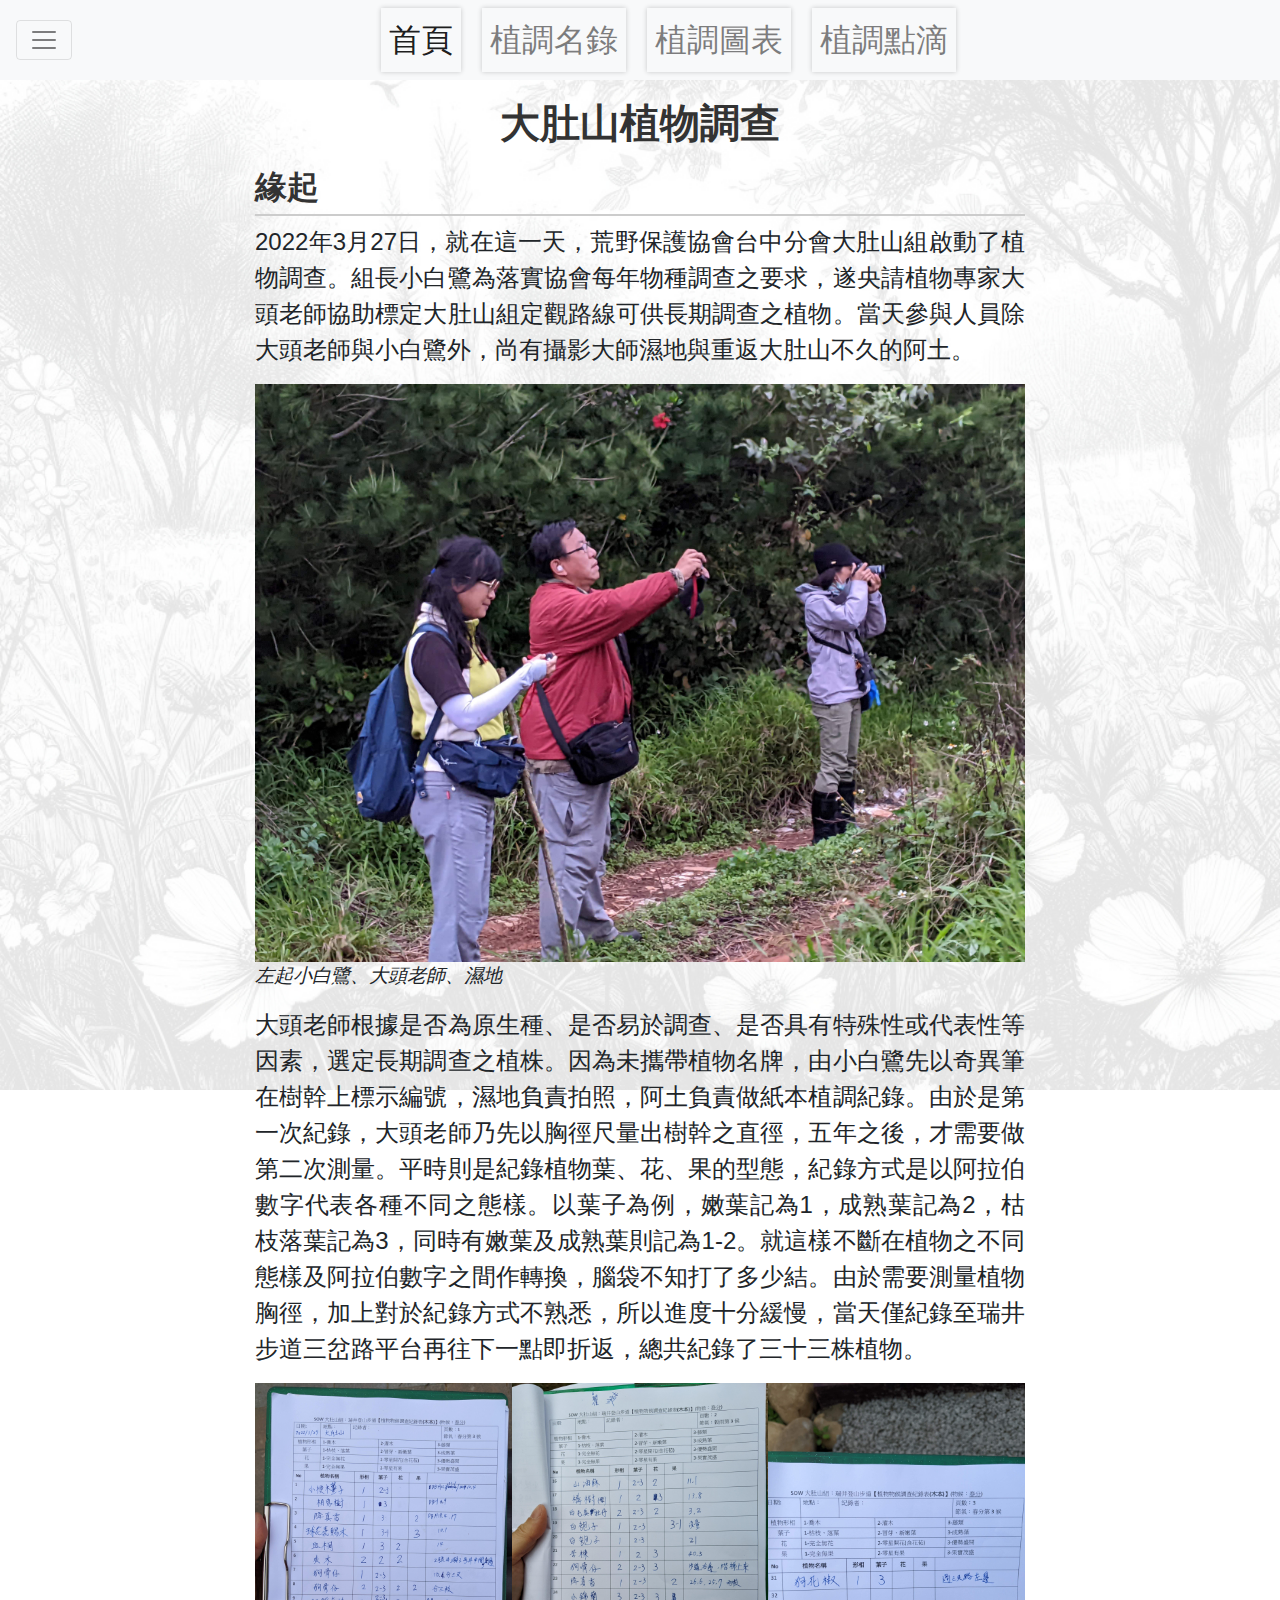
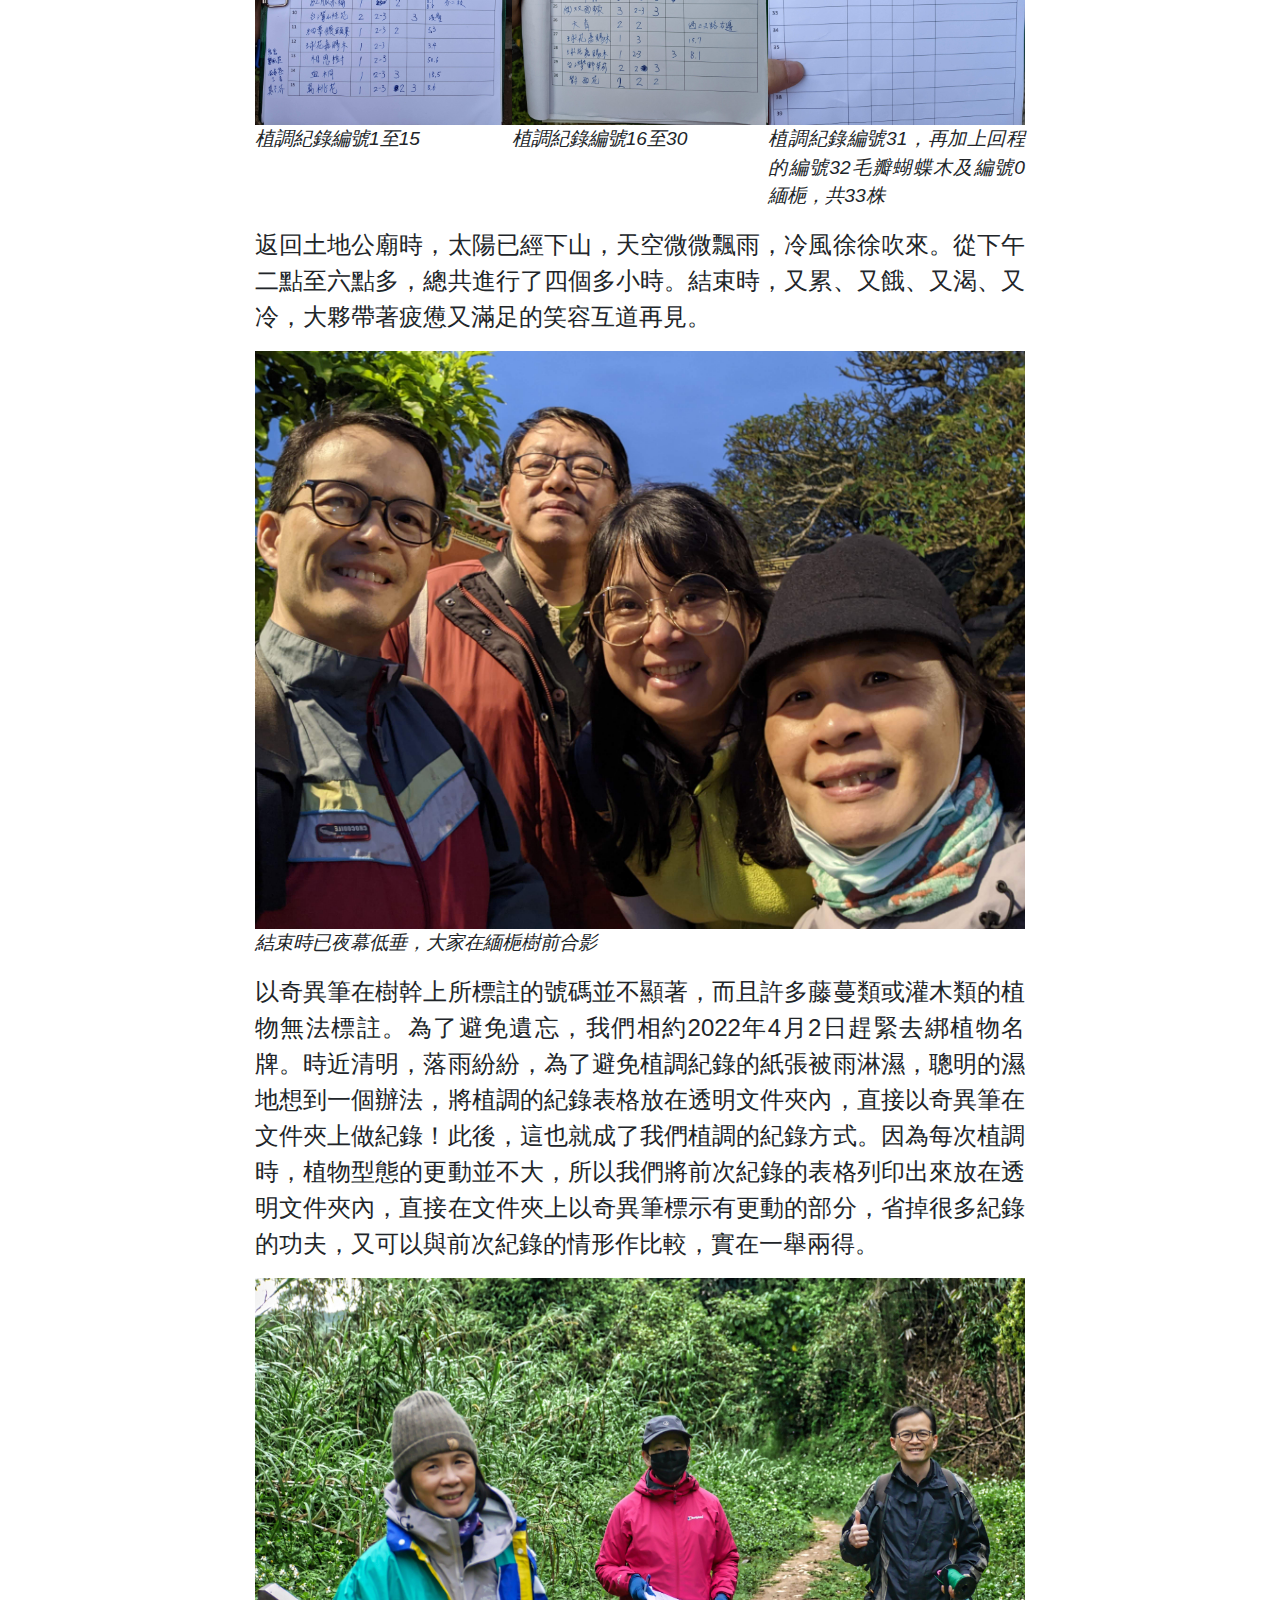
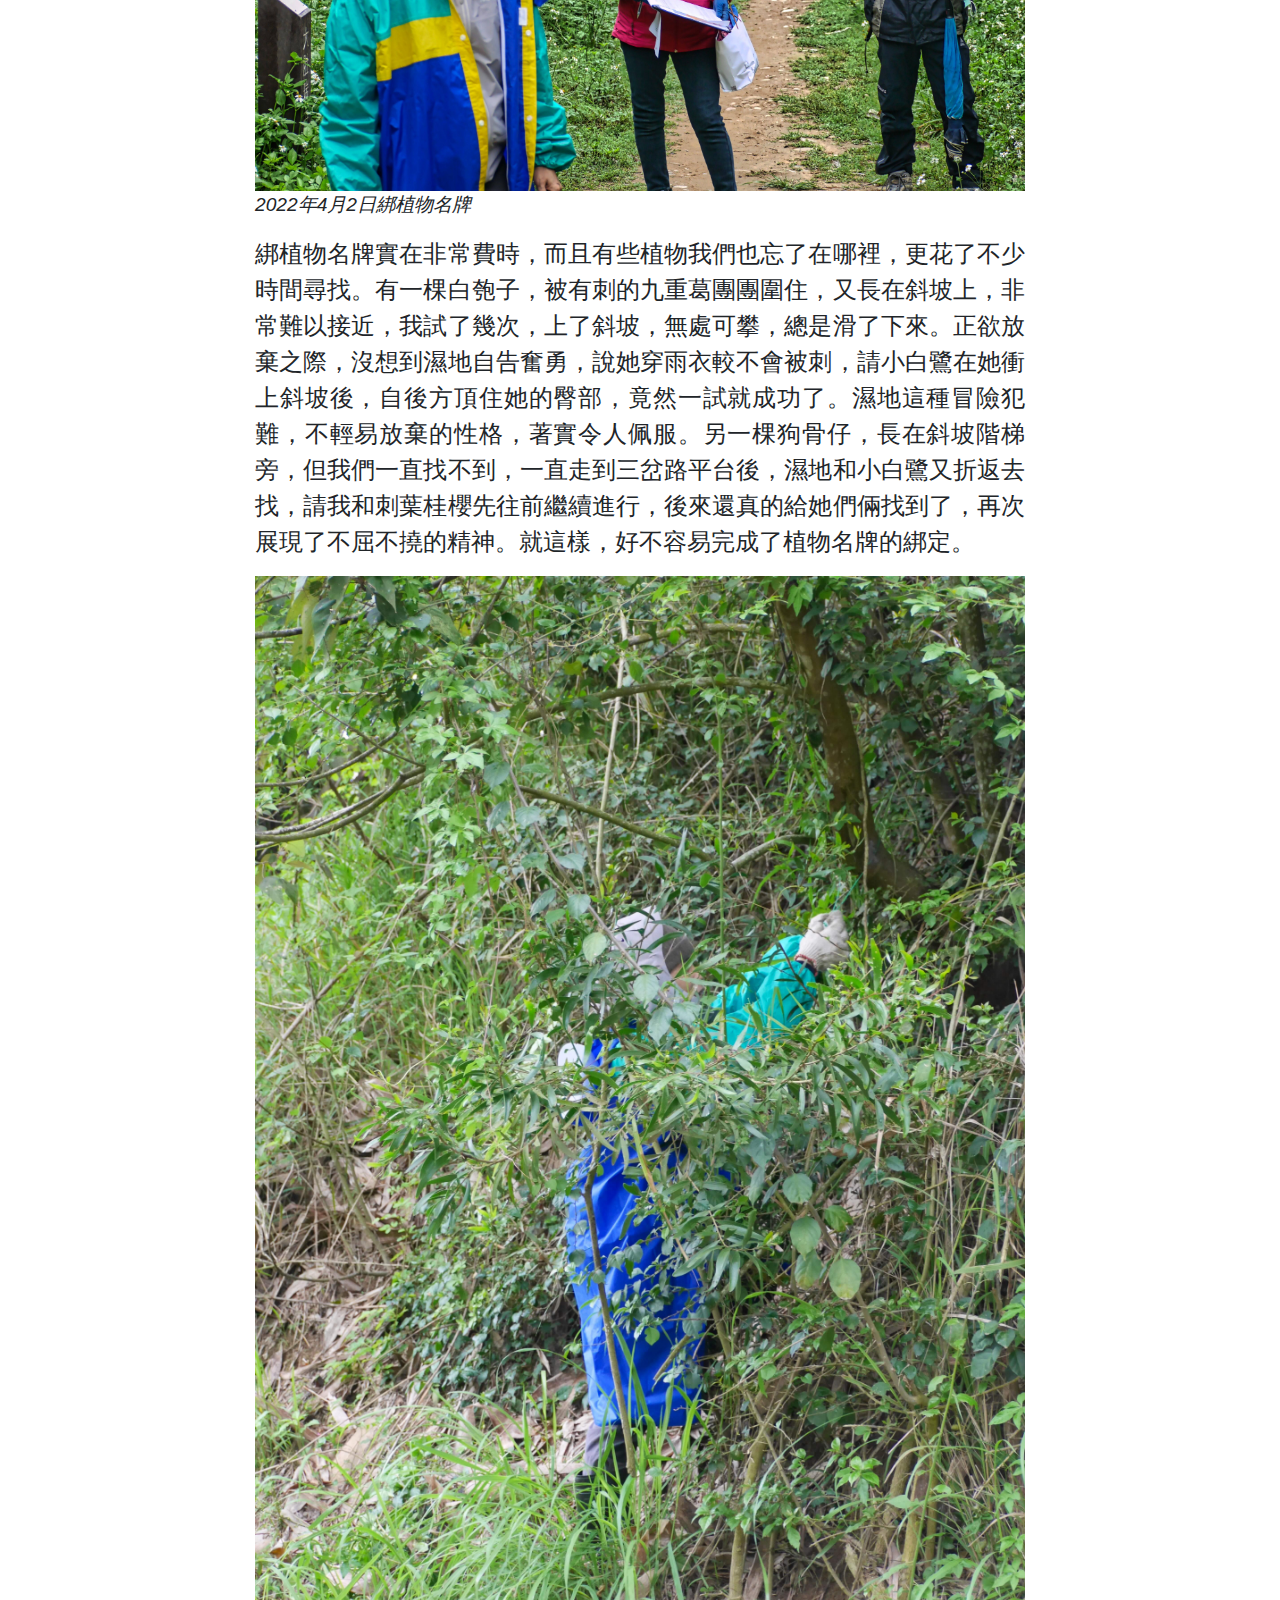
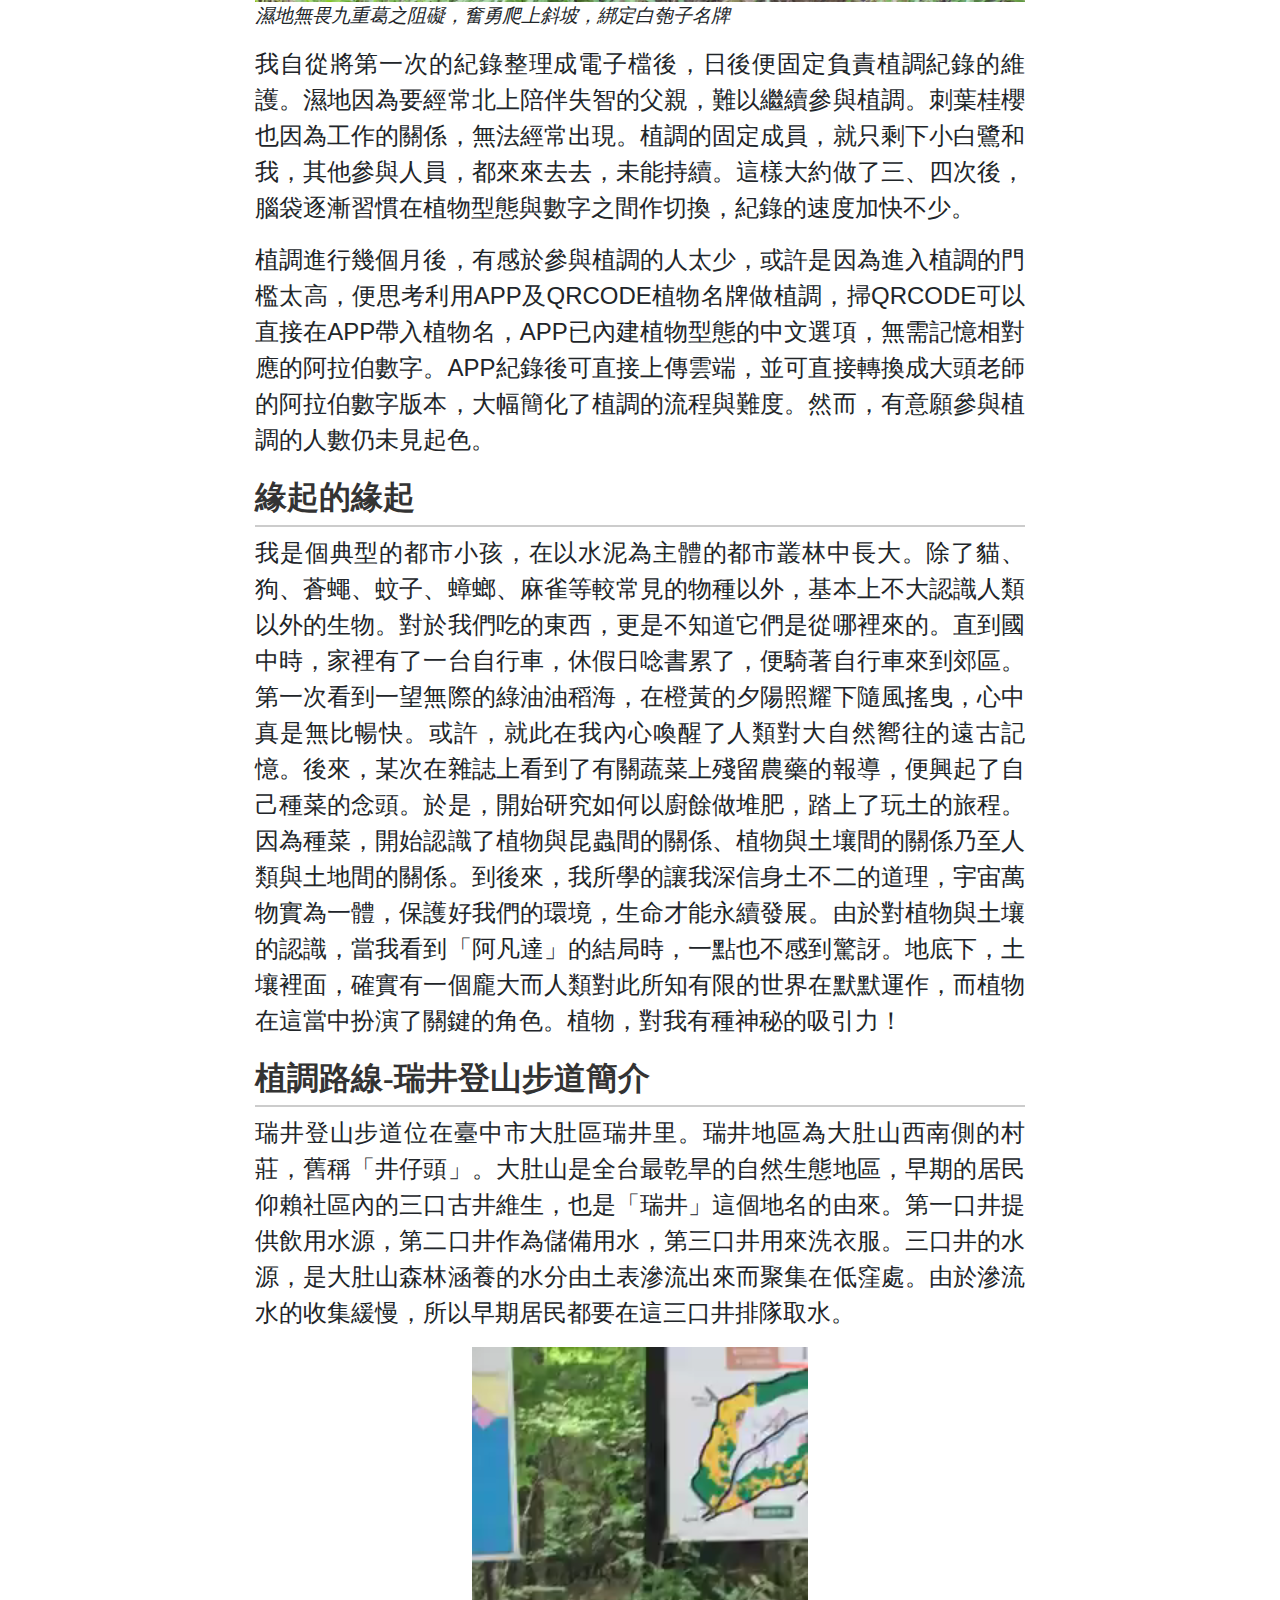
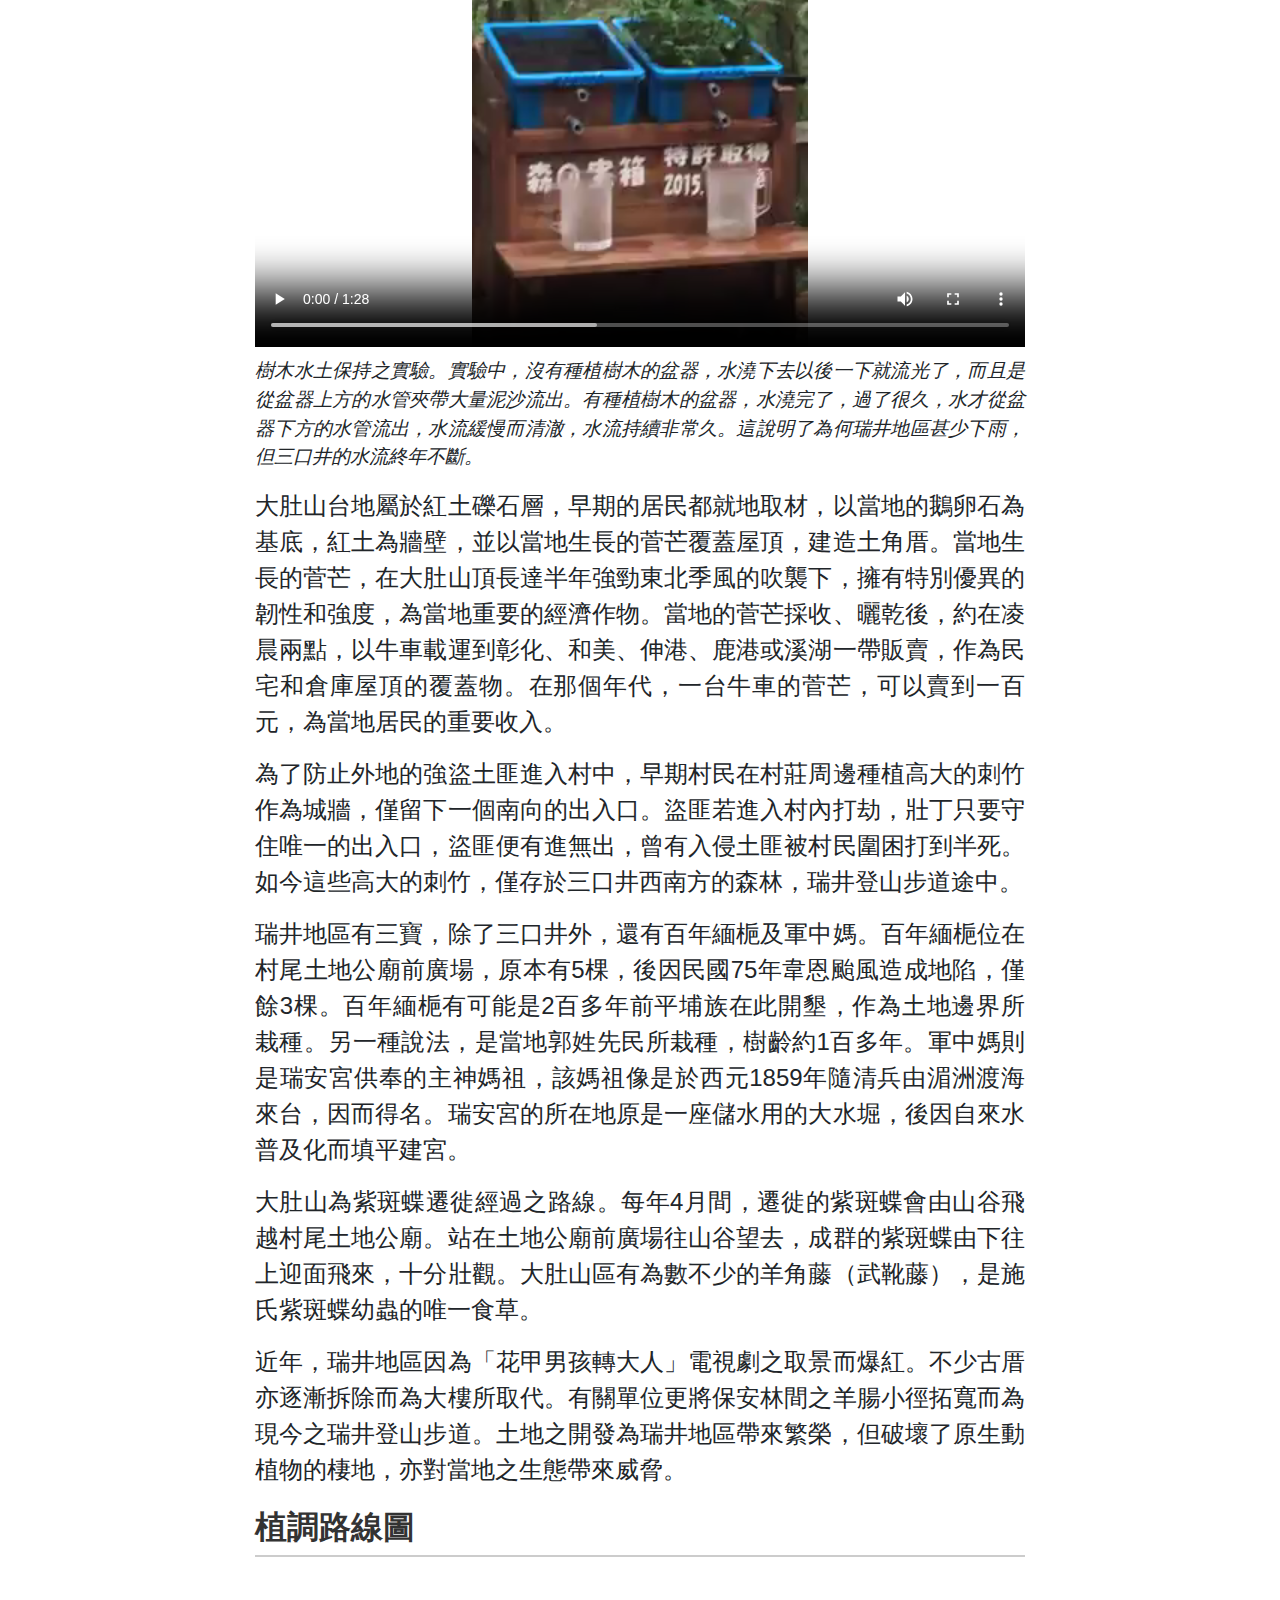
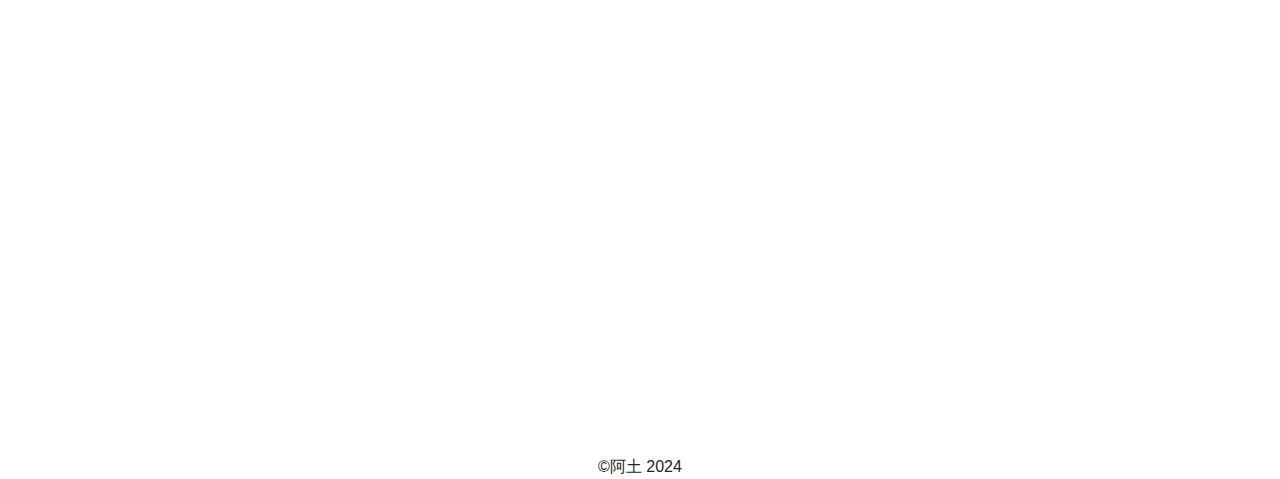
<file: index.html>
<!DOCTYPE html>
<html lang="zh-hant">
<head>
  <meta charset="UTF-8">
  <meta name="viewport" content="width=device-width, initial-scale=1.0">
  <title>大肚山植物調查</title>
  <link rel="stylesheet" href="https://stackpath.bootstrapcdn.com/bootstrap/4.5.2/css/bootstrap.min.css">  
  <link rel="stylesheet" href="css/style.css">
</head>
<body>
  <div id=loading><div class="loading-spin"></div></div>
  <div id="container">
    <header>
      <nav class="navbar navbar-expand-lg navbar-light bg-light fixed-top">      
        <button id="sidebarNav" class="navbar-toggler d-block" type="button" data-toggle="collapse" data-target="#sidebarNavCollapse" aria-controls="sidebarNav" aria-expanded="false" aria-label="Toggle navigation">
          <span class="navbar-toggler-icon sidebarNav-icon"></span>
        </button>            
        <button class="navbar-toggler ml-auto" type="button" data-toggle="collapse" data-target="#navbarNav" aria-controls="navbarNav" aria-expanded="false" aria-label="Toggle navigation">
          <span class="navbar-toggler-icon"></span>
        </button>
        <div class="collapse navbar-collapse" id="navbarNav">
          <ul class="navbar-nav w-50 mx-auto justify-content-around"> 
            <li class="nav-item active">
              <a class="nav-link" href="index.html">首頁</a>
            </li>
            <li class="nav-item">
              <a class="nav-link" href="plants_gallery.html">植調名錄</a>
            </li>
            <li class="nav-item">
              <a class="nav-link" href="chart.html">植調圖表</a>
            </li>
            <li class="nav-item">
              <a class="nav-link" href="survey_event.html">植調點滴</a>
            </li>
          </ul>
        </div>      
      </nav>
    </header>  
    <div class="container-fluid">
      <div class="row">
        <nav class="sidebar">        
          <div class="collapse navbar-collapse" id="sidebarNavCollapse">
            <div class="sidebar">
              <ul class="navbar-nav flex-column">
                <li class="nav-item">
                  <a class="nav-link" href="#origin">緣起</a>
                </li>
                <li class="nav-item">
                  <a class="nav-link" href="#origin-of-origin">緣起的緣起</a>
                </li>
                <li class="nav-item">
                  <a class="nav-link" href="#route">植調路線-瑞井登山步道簡介</a>
                </li>
                <li class="nav-item">
                  <a class="nav-link" href="#map">植調路線圖</a>
                </li>
              </ul>
            </div>
          </div>
        </nav>   
        <main class="col-sm-10 col-md-9 col-lg-8"> 
          <h1>大肚山植物調查</h1>
          <h2 id="origin">緣起</h2> 
          <p>2022年3月27日，就在這一天，荒野保護協會台中分會大肚山組啟動了植物調查。組長小白鷺為落實協會每年物種調查之要求，遂央請植物專家大頭老師協助標定大肚山組定觀路線可供長期調查之植物。當天參與人員除大頭老師與小白鷺外，尚有攝影大師濕地與重返大肚山不久的阿土。</p>
              <figure>
                  <img src="img/大頭老師_小白鷺_濕地.jpg" alt="大頭老師、小白鷺、濕地">
                  <figcaption><i>左起小白鷺、大頭老師、濕地</i></figcaption>
              </figure>
          <p>大頭老師根據是否為原生種、是否易於調查、是否具有特殊性或代表性等因素，選定長期調查之植株。因為未攜帶植物名牌，由小白鷺先以奇異筆在樹幹上標示編號，濕地負責拍照，阿土負責做紙本植調紀錄。由於是第一次紀錄，大頭老師乃先以胸徑尺量出樹幹之直徑，五年之後，才需要做第二次測量。平時則是紀錄植物葉、花、果的型態，紀錄方式是以阿拉伯數字代表各種不同之態樣。以葉子為例，嫩葉記為1，成熟葉記為2，枯枝落葉記為3，同時有嫩葉及成熟葉則記為1-2。就這樣不斷在植物之不同態樣及阿拉伯數字之間作轉換，腦袋不知打了多少結。由於需要測量植物胸徑，加上對於紀錄方式不熟悉，所以進度十分緩慢，當天僅紀錄至瑞井步道三岔路平台再往下一點即折返，總共紀錄了三十三株植物。</p>
          <div class="record">
            <figure>
                <a href="img/植調紀錄1.jpg"> <img src="img/植調紀錄1.jpg" alt="植調紀錄1"></a>
                <figcaption><i>植調紀錄編號1至15</i></figcaption>                
            </figure>
            <figure>
                <a href="img/植調紀錄2.jpg"><img src="img/植調紀錄2.jpg" alt="植調紀錄2"></a>
                <figcaption><i>植調紀錄編號16至30</i></figcaption>
            </figure>
            <figure>
                <a href="img/植調紀錄3.jpg"><img src="img/植調紀錄3.jpg" alt="植調紀錄3"></a>
                <figcaption><i>植調紀錄編號31，再加上回程的編號32毛瓣蝴蝶木及編號0緬梔，共33株</i></figcaption>                
            </figure>
          </div>
          <p>返回土地公廟時，太陽已經下山，天空微微飄雨，冷風徐徐吹來。從下午二點至六點多，總共進行了四個多小時。結束時，又累、又餓、又渴、又冷，大夥帶著疲憊又滿足的笑容互道再見。</p>
              <figure>
                  <img src="img/結束時合照.jpg" alt="結束時合照">
                  <figcaption><i>結束時已夜幕低垂，大家在緬梔樹前合影</i></figcaption>
              </figure>
          <p>以奇異筆在樹幹上所標註的號碼並不顯著，而且許多藤蔓類或灌木類的植物無法標註。為了避免遺忘，我們相約2022年4月2日趕緊去綁植物名牌。時近清明，落雨紛紛，為了避免植調紀錄的紙張被雨淋濕，聰明的濕地想到一個辦法，將植調的紀錄表格放在透明文件夾內，直接以奇異筆在文件夾上做紀錄！此後，這也就成了我們植調的紀錄方式。因為每次植調時，植物型態的更動並不大，所以我們將前次紀錄的表格列印出來放在透明文件夾內，直接在文件夾上以奇異筆標示有更動的部分，省掉很多紀錄的功夫，又可以與前次紀錄的情形作比較，實在一舉兩得。</p>
              <figure>
                  <img src="img/綁植物名牌.jpg" alt="綁植物名牌">
                  <figcaption><i>2022年4月2日綁植物名牌</i></figcaption>
              </figure>
          <p>綁植物名牌實在非常費時，而且有些植物我們也忘了在哪裡，更花了不少時間尋找。有一棵白匏子，被有刺的九重葛團團圍住，又長在斜坡上，非常難以接近，我試了幾次，上了斜坡，無處可攀，總是滑了下來。正欲放棄之際，沒想到濕地自告奮勇，說她穿雨衣較不會被刺，請小白鷺在她衝上斜坡後，自後方頂住她的臀部，竟然一試就成功了。濕地這種冒險犯難，不輕易放棄的性格，著實令人佩服。另一棵狗骨仔，長在斜坡階梯旁，但我們一直找不到，一直走到三岔路平台後，濕地和小白鷺又折返去找，請我和刺葉桂櫻先往前繼續進行，後來還真的給她們倆找到了，再次展現了不屈不撓的精神。就這樣，好不容易完成了植物名牌的綁定。</p>
              <figure>
                  <img src="img/濕地綁白匏子.jpg" alt="濕地綁白匏子">
                  <figcaption><i>濕地無畏九重葛之阻礙，奮勇爬上斜坡，綁定白匏子名牌</i></figcaption>
              </figure>
          <p>我自從將第一次的紀錄整理成電子檔後，日後便固定負責植調紀錄的維護。濕地因為要經常北上陪伴失智的父親，難以繼續參與植調。刺葉桂櫻也因為工作的關係，無法經常出現。植調的固定成員，就只剩下小白鷺和我，其他參與人員，都來來去去，未能持續。這樣大約做了三、四次後，腦袋逐漸習慣在植物型態與數字之間作切換，紀錄的速度加快不少。</p>
          <p>植調進行幾個月後，有感於參與植調的人太少，或許是因為進入植調的門檻太高，便思考利用APP及QRCODE植物名牌做植調，掃QRCODE可以直接在APP帶入植物名，APP已內建植物型態的中文選項，無需記憶相對應的阿拉伯數字。APP紀錄後可直接上傳雲端，並可直接轉換成大頭老師的阿拉伯數字版本，大幅簡化了植調的流程與難度。然而，有意願參與植調的人數仍未見起色。</p>
          <h2 id="origin-of-origin">緣起的緣起</h2>
          <p>我是個典型的都市小孩，在以水泥為主體的都市叢林中長大。除了貓、狗、蒼蠅、蚊子、蟑螂、麻雀等較常見的物種以外，基本上不大認識人類以外的生物。對於我們吃的東西，更是不知道它們是從哪裡來的。直到國中時，家裡有了一台自行車，休假日唸書累了，便騎著自行車來到郊區。第一次看到一望無際的綠油油稻海，在橙黃的夕陽照耀下隨風搖曳，心中真是無比暢快。或許，就此在我內心喚醒了人類對大自然嚮往的遠古記憶。後來，某次在雜誌上看到了有關蔬菜上殘留農藥的報導，便興起了自己種菜的念頭。於是，開始研究如何以廚餘做堆肥，踏上了玩土的旅程。因為種菜，開始認識了植物與昆蟲間的關係、植物與土壤間的關係乃至人類與土地間的關係。到後來，我所學的讓我深信身土不二的道理，宇宙萬物實為一體，保護好我們的環境，生命才能永續發展。由於對植物與土壤的認識，當我看到「阿凡達」的結局時，一點也不感到驚訝。地底下，土壤裡面，確實有一個龐大而人類對此所知有限的世界在默默運作，而植物在這當中扮演了關鍵的角色。植物，對我有種神秘的吸引力！</p>
          <h2 id="route">植調路線-瑞井登山步道簡介</h2>
          <p>瑞井登山步道位在臺中市大肚區瑞井里。瑞井地區為大肚山西南側的村莊，舊稱「井仔頭」。大肚山是全台最乾旱的自然生態地區，早期的居民仰賴社區內的三口古井維生，也是「瑞井」這個地名的由來。第一口井提供飲用水源，第二口井作為儲備用水，第三口井用來洗衣服。三口井的水源，是大肚山森林涵養的水分由土表滲流出來而聚集在低窪處。由於滲流水的收集緩慢，所以早期居民都要在這三口井排隊取水。</p>
          <figure>
            <video height="600" controls>
                <source src="video/樹木水土保持.mp4" type="video/mp4">          
            </video>
            <figcaption><i>樹木水土保持之實驗。實驗中，沒有種植樹木的盆器，水澆下去以後一下就流光了，而且是從盆器上方的水管夾帶大量泥沙流出。有種植樹木的盆器，水澆完了，過了很久，水才從盆器下方的水管流出，水流緩慢而清澈，水流持續非常久。這說明了為何瑞井地區甚少下雨，但三口井的水流終年不斷。</i></figcaption>
          </figure>
          <P>大肚山台地屬於紅土礫石層，早期的居民都就地取材，以當地的鵝卵石為基底，紅土為牆壁，並以當地生長的菅芒覆蓋屋頂，建造土角厝。當地生長的菅芒，在大肚山頂長達半年強勁東北季風的吹襲下，擁有特別優異的韌性和強度，為當地重要的經濟作物。當地的菅芒採收、曬乾後，約在凌晨兩點，以牛車載運到彰化、和美、伸港、鹿港或溪湖一帶販賣，作為民宅和倉庫屋頂的覆蓋物。在那個年代，一台牛車的菅芒，可以賣到一百元，為當地居民的重要收入。</P>
          <P>為了防止外地的強盜土匪進入村中，早期村民在村莊周邊種植高大的刺竹作為城牆，僅留下一個南向的出入口。盜匪若進入村內打劫，壯丁只要守住唯一的出入口，盜匪便有進無出，曾有入侵土匪被村民圍困打到半死。如今這些高大的刺竹，僅存於三口井西南方的森林，瑞井登山步道途中。</P>
          <P>瑞井地區有三寶，除了三口井外，還有百年緬梔及軍中媽。百年緬梔位在村尾土地公廟前廣場，原本有5棵，後因民國75年韋恩颱風造成地陷，僅餘3棵。百年緬梔有可能是2百多年前平埔族在此開墾，作為土地邊界所栽種。另一種說法，是當地郭姓先民所栽種，樹齡約1百多年。軍中媽則是瑞安宮供奉的主神媽祖，該媽祖像是於西元1859年隨清兵由湄洲渡海來台，因而得名。瑞安宮的所在地原是一座儲水用的大水堀，後因自來水普及化而填平建宮。</P>
          <P>大肚山為紫斑蝶遷徙經過之路線。每年4月間，遷徙的紫斑蝶會由山谷飛越村尾土地公廟。站在土地公廟前廣場往山谷望去，成群的紫斑蝶由下往上迎面飛來，十分壯觀。大肚山區有為數不少的羊角藤（武靴藤），是施氏紫斑蝶幼蟲的唯一食草。</P>
          <P>近年，瑞井地區因為「花甲男孩轉大人」電視劇之取景而爆紅。不少古厝亦逐漸拆除而為大樓所取代。有關單位更將保安林間之羊腸小徑拓寬而為現今之瑞井登山步道。土地之開發為瑞井地區帶來繁榮，但破壞了原生動植物的棲地，亦對當地之生態帶來威脅。</P>
          <h2 id="map">植調路線圖</h2>        
          <iframe src="https://www.google.com/maps/d/u/0/embed?mid=1nVQBRvk0kSjjoD5gqLWNGI_45tXRY2g&ehbc=2E312F&noprof=1" height="480" style="border:0;" allowfullscreen="" loading="lazy"></iframe>
        </main>
      </div>
    </div>
  </div>
  <footer>&copy;阿土 2024</footer>        
    <script src="https://code.jquery.com/jquery-3.5.1.slim.min.js"></script>
    <script src="https://cdn.jsdelivr.net/npm/@popperjs/core@2.11.6/dist/umd/popper.min.js"></script>
    <script src="https://stackpath.bootstrapcdn.com/bootstrap/4.5.2/js/bootstrap.min.js"></script>    
    <script src="js/script.js"></script>
</body>
</html>
</file>
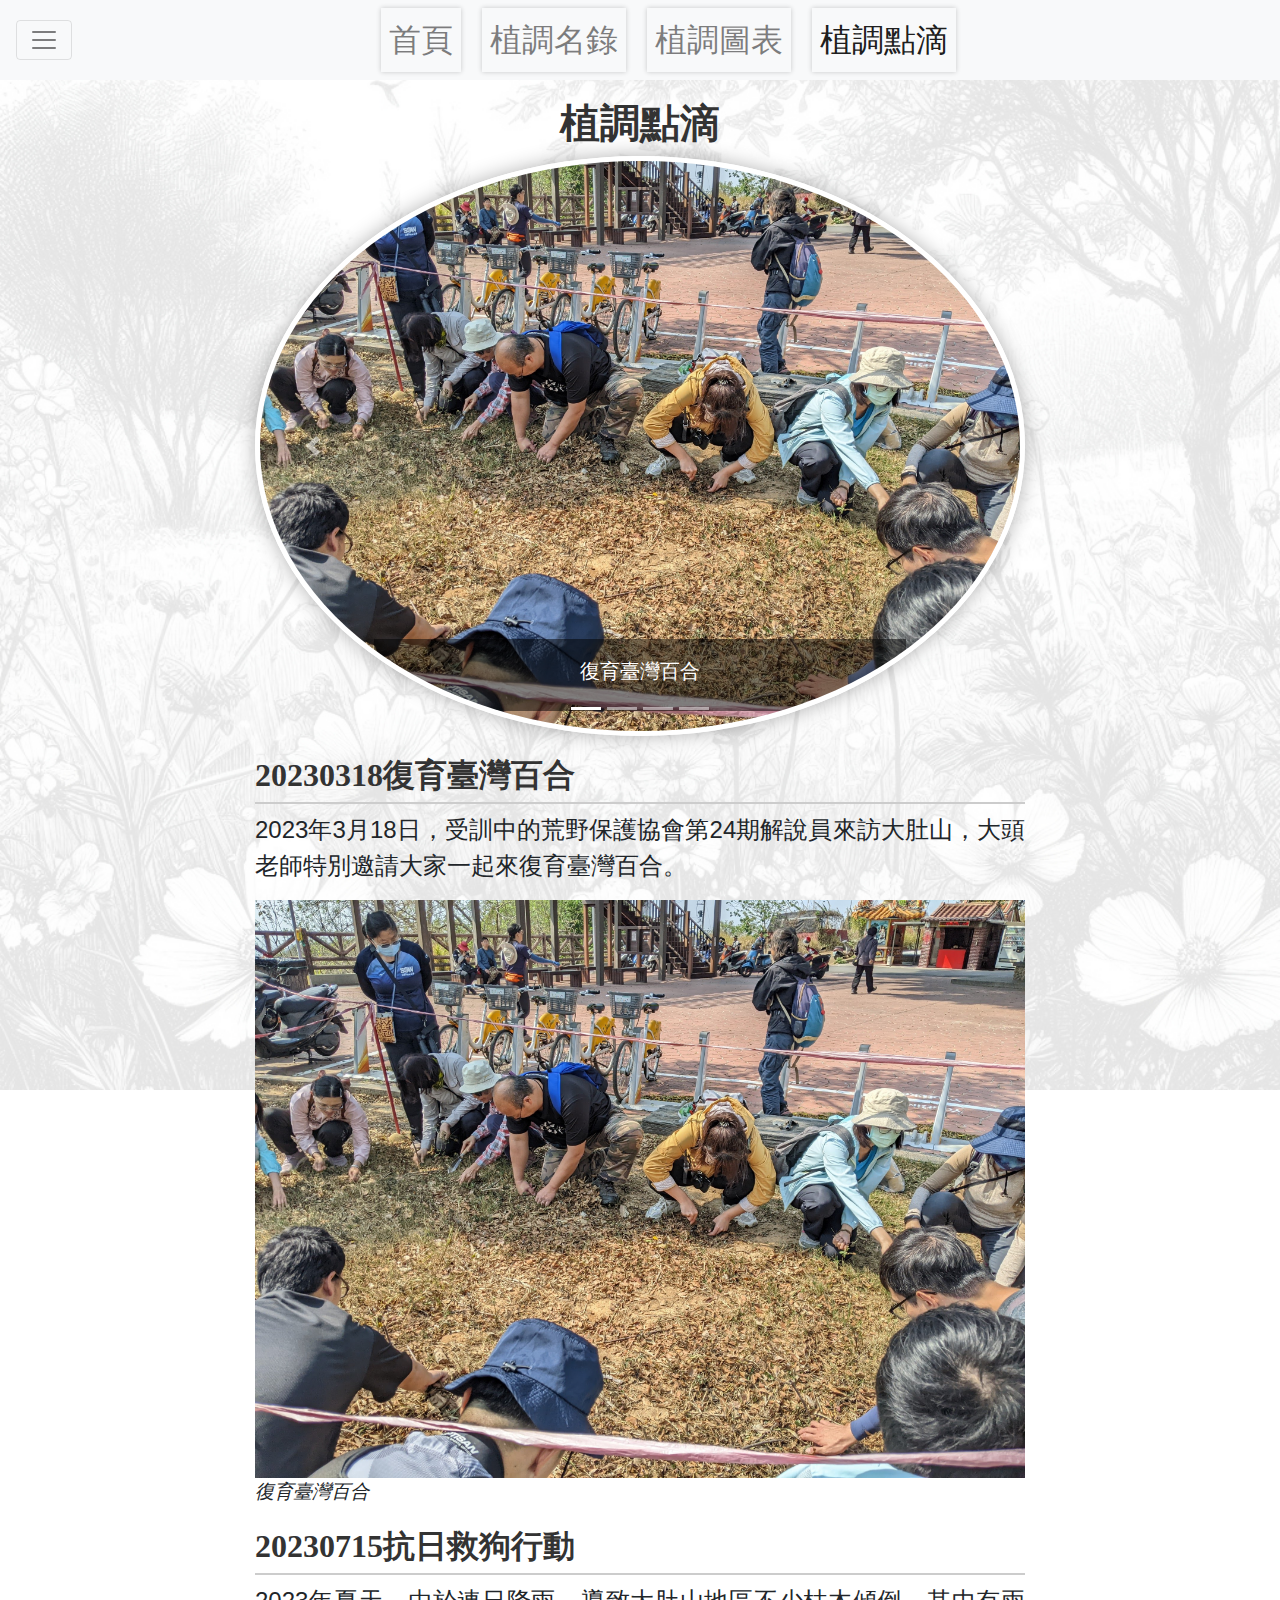
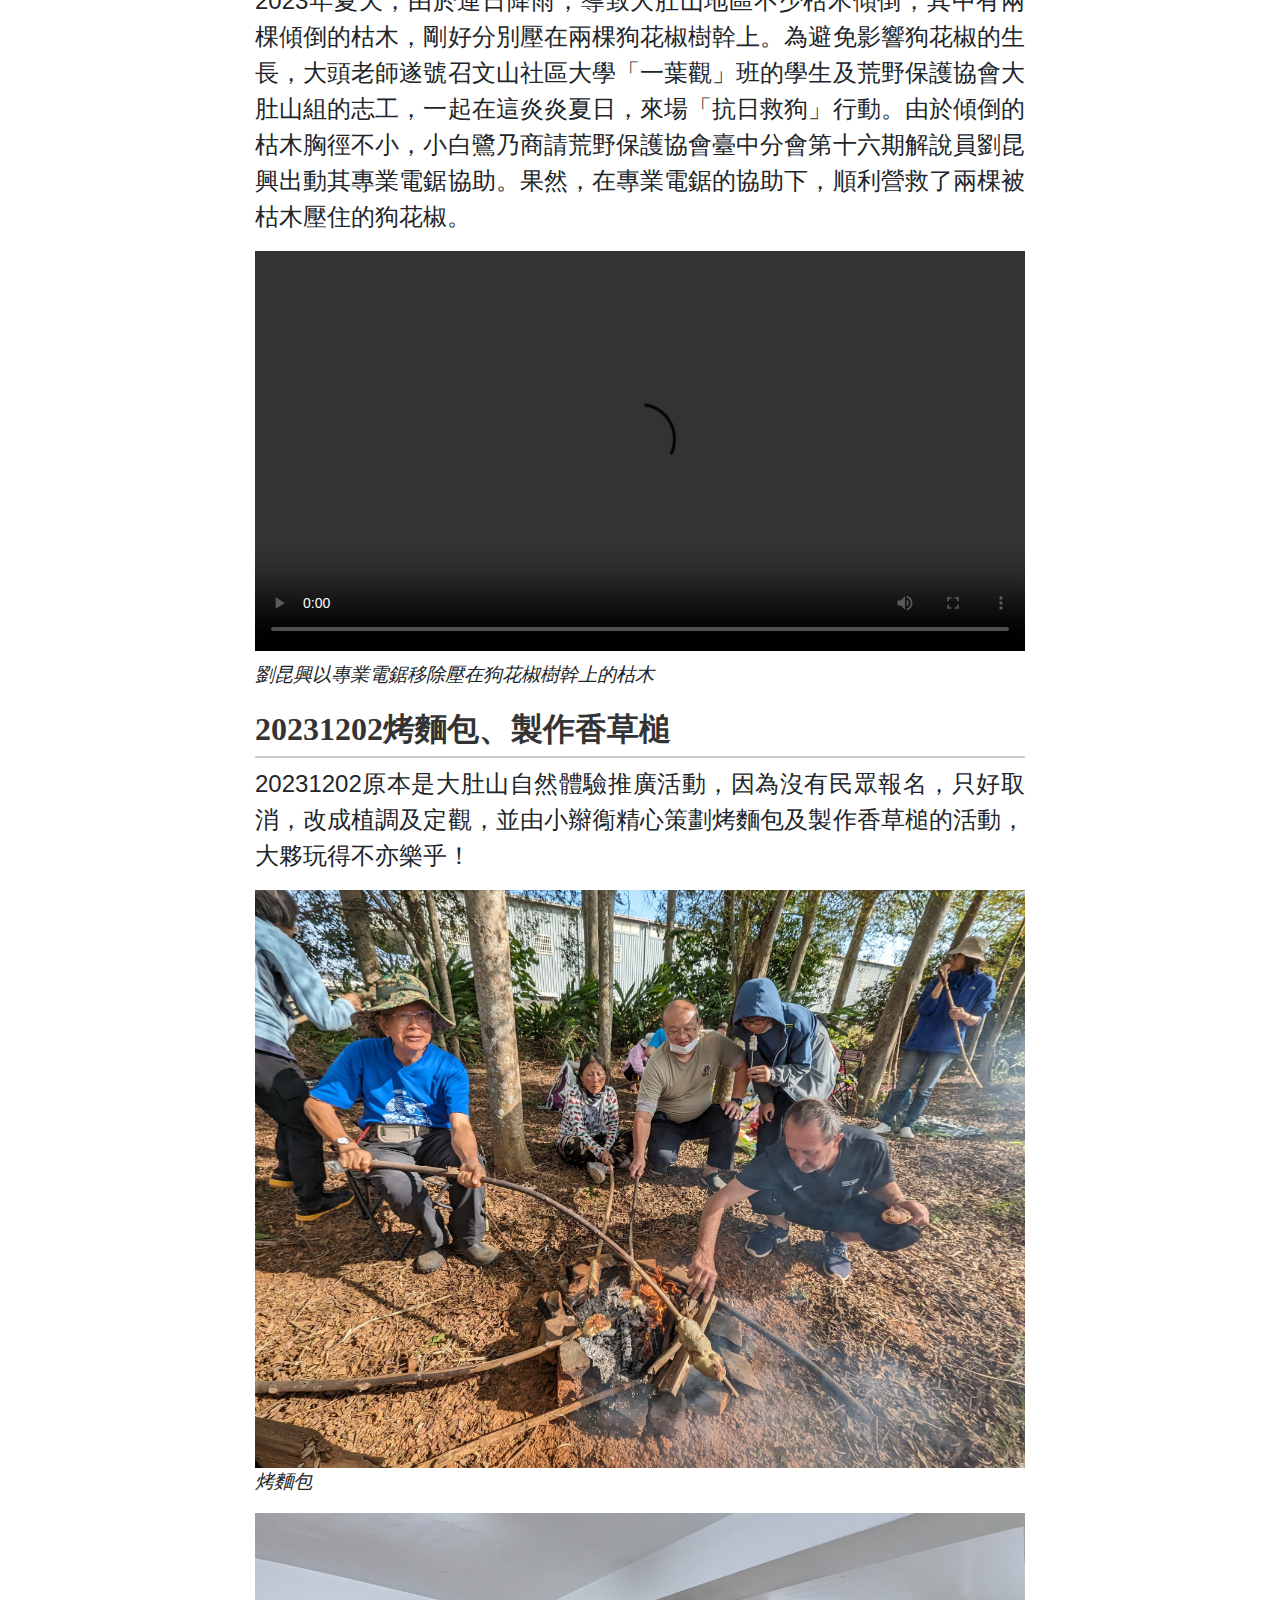
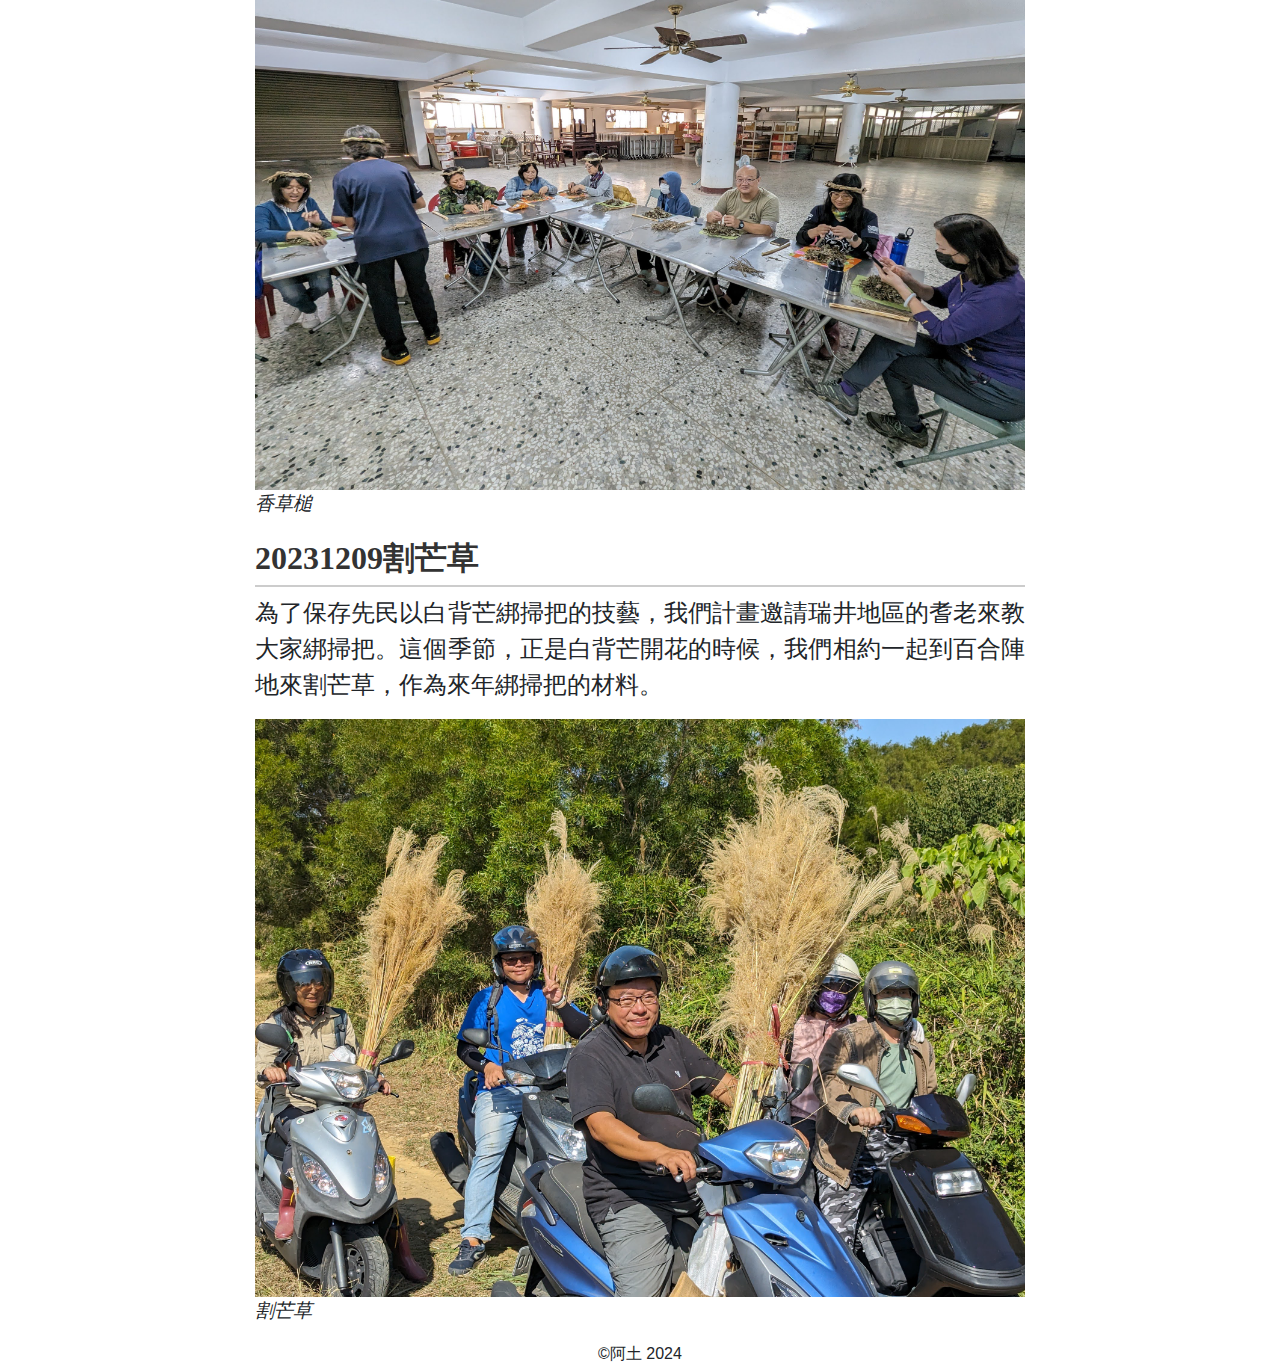
<file: survey_event.html>
<!DOCTYPE html>
<html lang="en">
<head>
  <meta charset="UTF-8">
  <meta name="viewport" content="width=device-width, initial-scale=1.0">
  <title>植調點滴</title>
  <link rel="stylesheet" href="https://stackpath.bootstrapcdn.com/bootstrap/4.5.2/css/bootstrap.min.css">   
  <link rel="stylesheet" href="css/survey_event.css">
</head>
<body>  
  <div id=loading><div class="loading-spin"></div></div>
  <div id="container">
    <header>
      <nav class="navbar navbar-expand-lg navbar-light bg-light fixed-top">      
        <button id="sidebarNav" class="navbar-toggler d-block" type="button" data-toggle="collapse" data-target="#sidebarNavCollapse" aria-controls="sidebarNav" aria-expanded="false" aria-label="Toggle navigation">
          <span class="navbar-toggler-icon sidebarNav-icon"></span>
        </button>            
        <button class="navbar-toggler ml-auto" type="button" data-toggle="collapse" data-target="#navbarNav" aria-controls="navbarNav" aria-expanded="false" aria-label="Toggle navigation">
          <span class="navbar-toggler-icon"></span>
        </button>
        <div class="collapse navbar-collapse" id="navbarNav">
          <ul class="navbar-nav w-50 mx-auto justify-content-around"> 
            <li class="nav-item">
              <a class="nav-link" href="index.html">首頁</a>
            </li>
            <li class="nav-item">
              <a class="nav-link" href="plants_gallery.html">植調名錄</a>
            </li>
            <li class="nav-item">
              <a class="nav-link" href="chart.html">植調圖表</a>
            </li>
            <li class="nav-item active">
              <a class="nav-link" href="survey_event.html">植調點滴</a>
            </li>
          </ul>
        </div>      
      </nav>
    </header>  
    <div class="container-fluid">
      <div class="row">
        <nav class="sidebar">        
          <div class="collapse navbar-collapse" id="sidebarNavCollapse">
            <div class="sidebar">
              <ul class="navbar-nav flex-column">
                <li class="nav-item">
                  <a class="nav-link" href="#20230318">20230318復育臺灣百合</a>
                </li>
                <li class="nav-item">
                  <a class="nav-link" href="#20230715">20230715抗日救狗行動</a>
                </li>
                <li class="nav-item">
                  <a class="nav-link" href="#20231202">20231202烤麵包、製作香草槌</a>
                </li>
                <li class="nav-item">
                  <a class="nav-link" href="#20231209">20231209割芒草</a>
                </li>
              </ul>
            </div>
          </div>
        </nav>           
        <main class="col-sm-10 col-md-9 col-lg-8"> 
          <h1>植調點滴</h1>
          <div id="carouselExampleIndicators" class="carousel slide" data-ride="carousel" data-interval="false">
            <ol class="carousel-indicators">
              <li data-target="#carouselExampleIndicators" data-slide-to="0" class="active"></li>
              <li data-target="#carouselExampleIndicators" data-slide-to="1"></li>
              <li data-target="#carouselExampleIndicators" data-slide-to="2"></li>
              <li data-target="#carouselExampleIndicators" data-slide-to="3"></li>
            </ol>
            <div class="carousel-inner">
              <div class="carousel-item active">
                <img src="img/復育臺灣百合.jpg" class="d-block w-100" alt="復育臺灣百合">
                <div class="carousel-caption d-none d-md-block">
                  <h5>復育臺灣百合</h5>
                </div>
              </div>              
              <div class="carousel-item">
                <img src="img/烤麵包.jpg" class="d-block w-100" alt="烤麵包">
                <div class="carousel-caption d-none d-md-block">
                  <h5>烤麵包</h5>
                </div>
              </div>
              <div class="carousel-item">
                <img src="img/香草槌.jpg" class="d-block w-100" alt="香草槌">
                <div class="carousel-caption d-none d-md-block">
                  <h5>香草槌</h5>
                </div>
              </div>
              <div class="carousel-item">
                <img src="img/割芒草.jpg" class="d-block w-100" alt="割芒草">
                <div class="carousel-caption d-none d-md-block">
                  <h5>割芒草</h5>
                </div>
              </div>
            </div>
            <a class="carousel-control-prev" href="#carouselExampleIndicators" role="button" data-slide="prev">
              <span class="carousel-control-prev-icon" aria-hidden="true"></span>
              <span class="sr-only">Previous</span>
            </a>
            <a class="carousel-control-next" href="#carouselExampleIndicators" role="button" data-slide="next">
              <span class="carousel-control-next-icon" aria-hidden="true"></span>
              <span class="sr-only">Next</span>
            </a>
          </div>          
          <h2 id="20230318">20230318復育臺灣百合</h2>
          <p>2023年3月18日，受訓中的荒野保護協會第24期解說員來訪大肚山，大頭老師特別邀請大家一起來復育臺灣百合。</p>
          <figure>
              <img src="img/復育臺灣百合.jpg" alt="復育臺灣百合">
              <figcaption><i>復育臺灣百合</i></figcaption>                
          </figure>        
          <h2 id="20230715">20230715抗日救狗行動</h2> 
          <p>2023年夏天，由於連日降雨，導致大肚山地區不少枯木傾倒，其中有兩棵傾倒的枯木，剛好分別壓在兩棵狗花椒樹幹上。為避免影響狗花椒的生長，大頭老師遂號召文山社區大學「一葉觀」班的學生及荒野保護協會大肚山組的志工，一起在這炎炎夏日，來場「抗日救狗」行動。由於傾倒的枯木胸徑不小，小白鷺乃商請荒野保護協會臺中分會第十六期解說員劉昆興出動其專業電鋸協助。果然，在專業電鋸的協助下，順利營救了兩棵被枯木壓住的狗花椒。</p>
            <figure>
              <video height="400" controls>
                  <source src="video/抗日救狗.mp4" type="video/mp4">          
              </video>
              <figcaption><i>劉昆興以專業電鋸移除壓在狗花椒樹幹上的枯木</i></figcaption>
            </figure>
          <h2 id="20231202">20231202烤麵包、製作香草槌</h2>
          <p>20231202原本是大肚山自然體驗推廣活動，因為沒有民眾報名，只好取消，改成植調及定觀，並由小辮鵆精心策劃烤麵包及製作香草槌的活動，大夥玩得不亦樂乎！</p>
          <figure>
            <img src="img/烤麵包.jpg" alt="烤麵包">
            <figcaption><i>烤麵包</i></figcaption>                
          </figure> 
          <figure>
            <img src="img/香草槌.jpg" alt="香草槌">
            <figcaption><i>香草槌</i></figcaption>                
          </figure>
          <h2 id="20231209">20231209割芒草</h2>
          <p>為了保存先民以白背芒綁掃把的技藝，我們計畫邀請瑞井地區的耆老來教大家綁掃把。這個季節，正是白背芒開花的時候，我們相約一起到百合陣地來割芒草，作為來年綁掃把的材料。</p>
              <figure>
                  <img src="img/割芒草.jpg" alt="割芒草">
                  <figcaption><i>割芒草</i></figcaption>
              </figure>        
        </main>
      </div>
    </div>
  </div>
  <footer>&copy;阿土 2024</footer>    
    <script src="https://code.jquery.com/jquery-3.5.1.slim.min.js"></script>
    <script src="https://cdn.jsdelivr.net/npm/@popperjs/core@2.11.6/dist/umd/popper.min.js"></script>
    <script src="https://stackpath.bootstrapcdn.com/bootstrap/4.5.2/js/bootstrap.min.js"></script>    
    <script src="js/script.js"></script>
</body>
</html>
</file>
<file: css/style.css>
body {
    padding-top: 100px; 
    max-width: 1200px;
    margin: 0 auto; 
    font-family: 'Noto Sans TC', sans-serif;    
    background: url('../img/背景.jpeg') no-repeat center center fixed;
    background-size: cover;
    display: flex; 
    min-height: 100vh;  
    flex-direction: column;         
}

#container {
  flex: 1;
}
  
.sidebar a {
padding: 8px 8px 8px 32px;
text-decoration: none;
color: rgba(1, 1, 7, 0.997);
transition: color 0.3s;
overflow: hidden;
}
     
.navbar-nav .nav-link {
font-size: 2em ;
box-shadow: 0 0 5px rgba(0, 0, 0, 0.2); 
}
  
main {
grid-area: content;
font-size: 1.5em;
text-align: justify;
margin: 0 auto;
}

h1 {
    font-family: cursive;    
    font-weight: bold;
    text-align: center;
    color: #333;
}

h2 {
    font-family: cursive;
    font-weight: bold;
    color: #333;
    border-bottom: 2px solid #ccc;
    padding-bottom: 8px;
    margin-top: 20px;
}

  .record {   
    display: grid;
    grid-template-columns: 95%; 
    margin: 0 auto; 
  }

  figcaption {
    font-size: 1.2rem; 
}

img {
max-width: 100%; 
height: auto; 
display: block; 
}

.navbar {        
    z-index: 1000;
    background-color: #333; 
    }
    
.sidebar {
position: fixed;
top: 56px; 
padding-top: 12px;
bottom: auto; 
left: 2%;
width: auto; 
z-index: 100; 
overflow: hidden; 
background-color: rgba(192, 192, 192);
}
    
     
:target:before {
    content: "";
    display: block;
    height: 100px; 
    margin: -70px 0 0; 
    }

@media screen and (min-width: 600px) {
    .record {
        grid-template-columns: repeat(3, 1fr);              
    }    
}  


  
.nav-link:hover {
background-color: #ddd;
color: #000;
box-shadow: 0 4px 8px rgba(0, 0, 0, 0.1);
transform: translateY(-2px);
}


.navbar-toggler-icon-x::before {
    content: '\D7'; 
    font-size: 2rem;
    color: #060606; 
  }

  footer {
    text-align: center;
  }
 
  video {
    width: 100%;   
  }

  iframe {
    width: 100%;    
  }

  .loading-spin{
    border: 16px solid #f3f3f3; /* Light grey */
    border-top: 16px solid #3498db; /* Blue */
    border-radius: 50%;
    width: 120px;
    height: 120px;
    animation: spin 2s linear infinite;
    margin: auto;
    position: absolute;
    top: 0; bottom: 0; left: 0; right: 0;
  }
  
  @keyframes spin {
    0% { transform: rotate(0deg); }
    100% { transform: rotate(360deg); }
  }
  
  #loading {
    position: fixed;
    top: 0;
    left: 0;
    width: 100%;
    height: 100%;
    background-color: #fff;
    z-index: 999;
  }
</file>
<file: css/survey_event.css>
body {
    padding-top: 100px; 
    max-width: 1200px;
    margin: 0 auto; 
    font-family: 'Noto Sans TC', sans-serif;    
    background: url('../img/背景.jpeg') no-repeat center center fixed;
    background-size: cover;
    display: flex; 
    min-height: 100vh;  
    flex-direction: column;         
}

#container {
  flex: 1;
}
  
.sidebar a {
padding: 8px 8px 8px 32px;
text-decoration: none;
color: rgba(1, 1, 7, 0.997);
transition: color 0.3s;
overflow: hidden;
}
     
.navbar-nav .nav-link {
font-size: 2em ;
box-shadow: 0 0 5px rgba(0, 0, 0, 0.2); 
}
  
main {
grid-area: content;
font-size: 1.5em;
text-align: justify;
margin: 0 auto;
}

h1 {
    font-family: cursive;    
    font-weight: bold;
    text-align: center;
    color: #333;
}

h2 {
    font-family: cursive;
    font-weight: bold;
    color: #333;
    border-bottom: 2px solid #ccc;
    padding-bottom: 8px;
    margin-top: 20px;
}

  .record {   
    display: grid;
    grid-template-columns: 95%; 
    margin: 0 auto; 
  }

  figcaption {
    font-size: 1.2rem; 
}

img {
max-width: 100%; 
height: auto; 
display: block; 
}

.navbar {        
    z-index: 1000;
    background-color: #333; 
    }
    
.sidebar {
position: fixed;
top: 56px; 
padding-top: 12px;
bottom: auto; 
left: 2%;
width: auto; 
z-index: 100; 
overflow: hidden; 
background-color: rgba(192, 192, 192);
}
    
     
:target:before {
    content: "";
    display: block;
    height: 100px; 
    margin: -70px 0 0; 
    }

@media screen and (min-width: 600px) {
    .record {
        grid-template-columns: repeat(3, 1fr);              
    }    
}  


  
.nav-link:hover {
background-color: #ddd;
color: #000;
box-shadow: 0 4px 8px rgba(0, 0, 0, 0.1);
transform: translateY(-2px);
}


.navbar-toggler-icon-x::before {
    content: '\D7'; 
    font-size: 2rem;
    color: #060606; 
  }

  footer {
    text-align: center;
  }
 
  video {
    width: 100%;   
  }

  iframe {
    width: 100%;    
  }

  .loading-spin{
    border: 16px solid #f3f3f3; /* Light grey */
    border-top: 16px solid #3498db; /* Blue */
    border-radius: 50%;
    width: 120px;
    height: 120px;
    animation: spin 2s linear infinite;
    margin: auto;
    position: absolute;
    top: 0; bottom: 0; left: 0; right: 0;
  }
  
  @keyframes spin {
    0% { transform: rotate(0deg); }
    100% { transform: rotate(360deg); }
  }
  
  #loading {
    position: fixed;
    top: 0;
    left: 0;
    width: 100%;
    height: 100%;
    background-color: #fff;
    z-index: 999;
  }
  
  .carousel-inner {
    border: 5px solid #fff;
    border-radius: 50%; /* 調整為50%以呈現橢圓形 */
    box-shadow: 0 0 20px rgba(0, 0, 0, 0.3);
  }

  .carousel-caption {
    background-color: rgba(0, 0, 0, 0.5); /* 將背景顏色改為半透明的黑色 */
    color: #fff; /* 修改字體顏色為白色 */
  }
</file>
